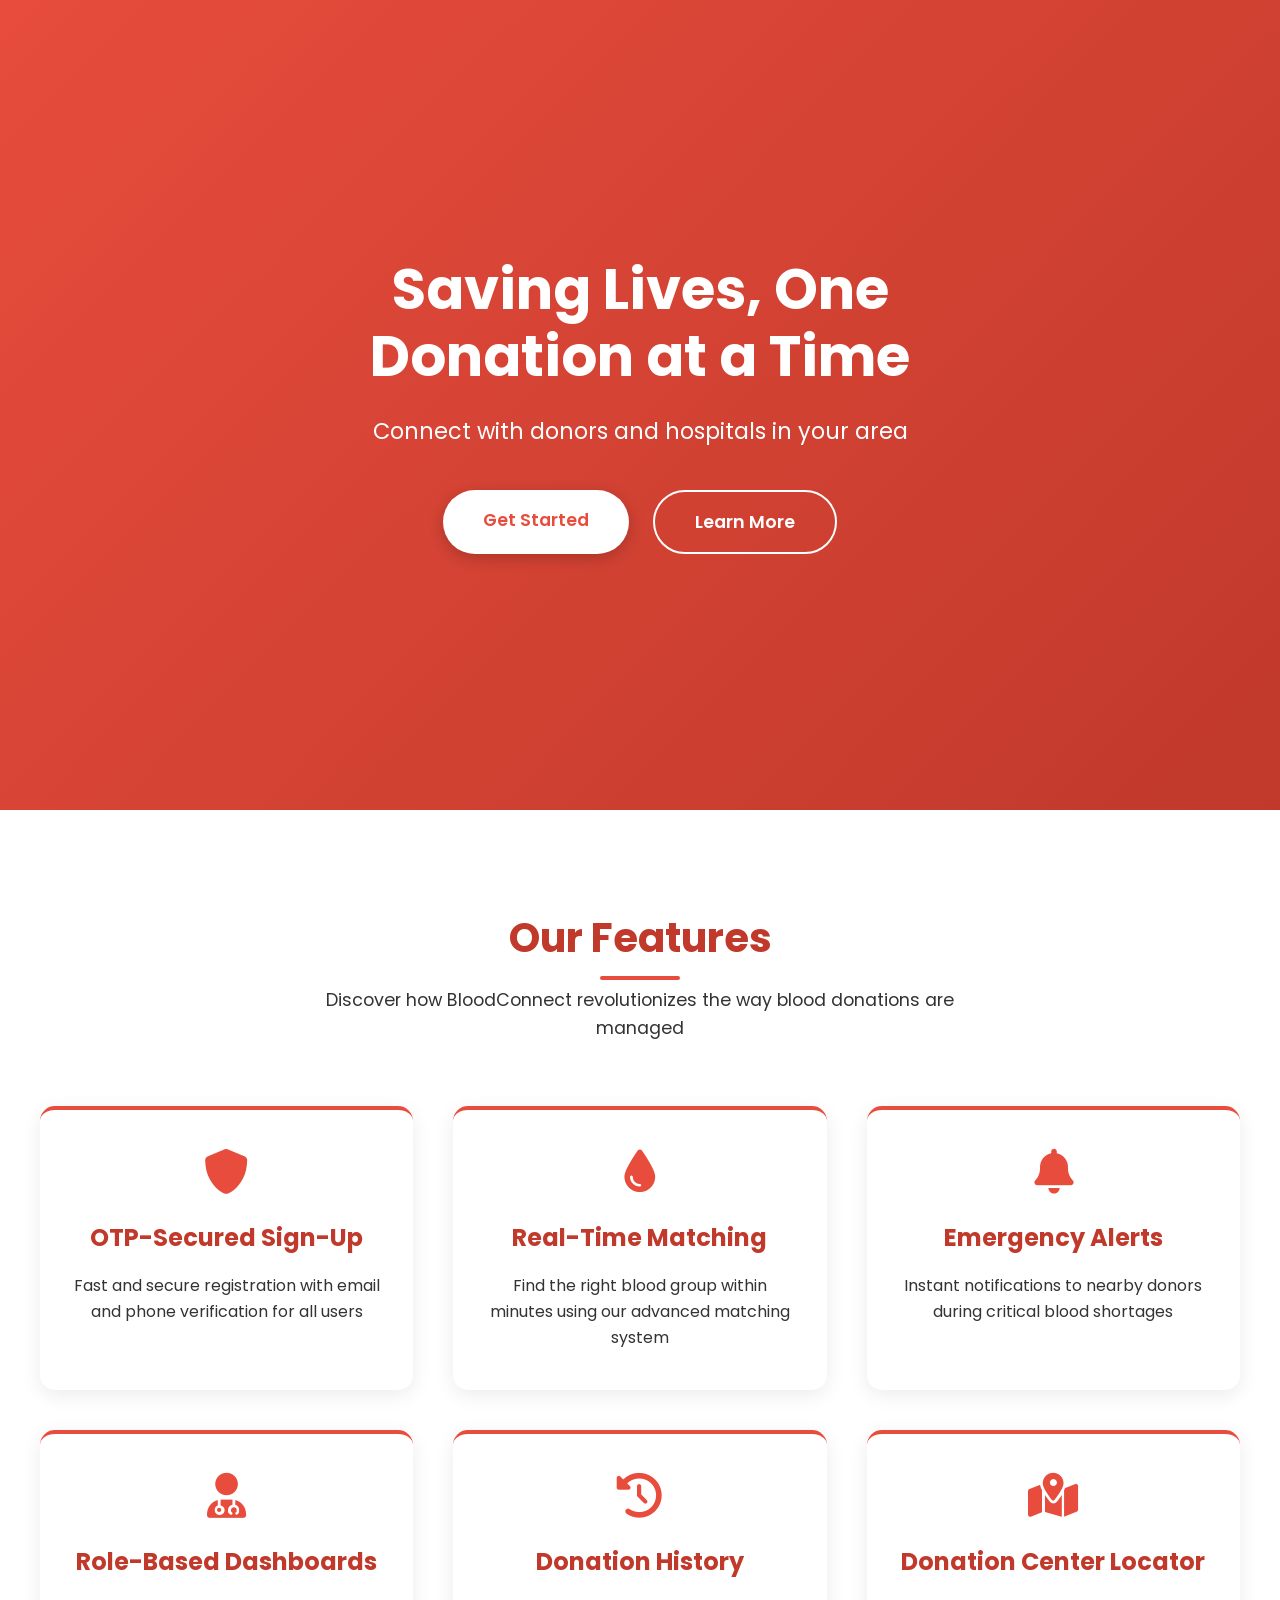
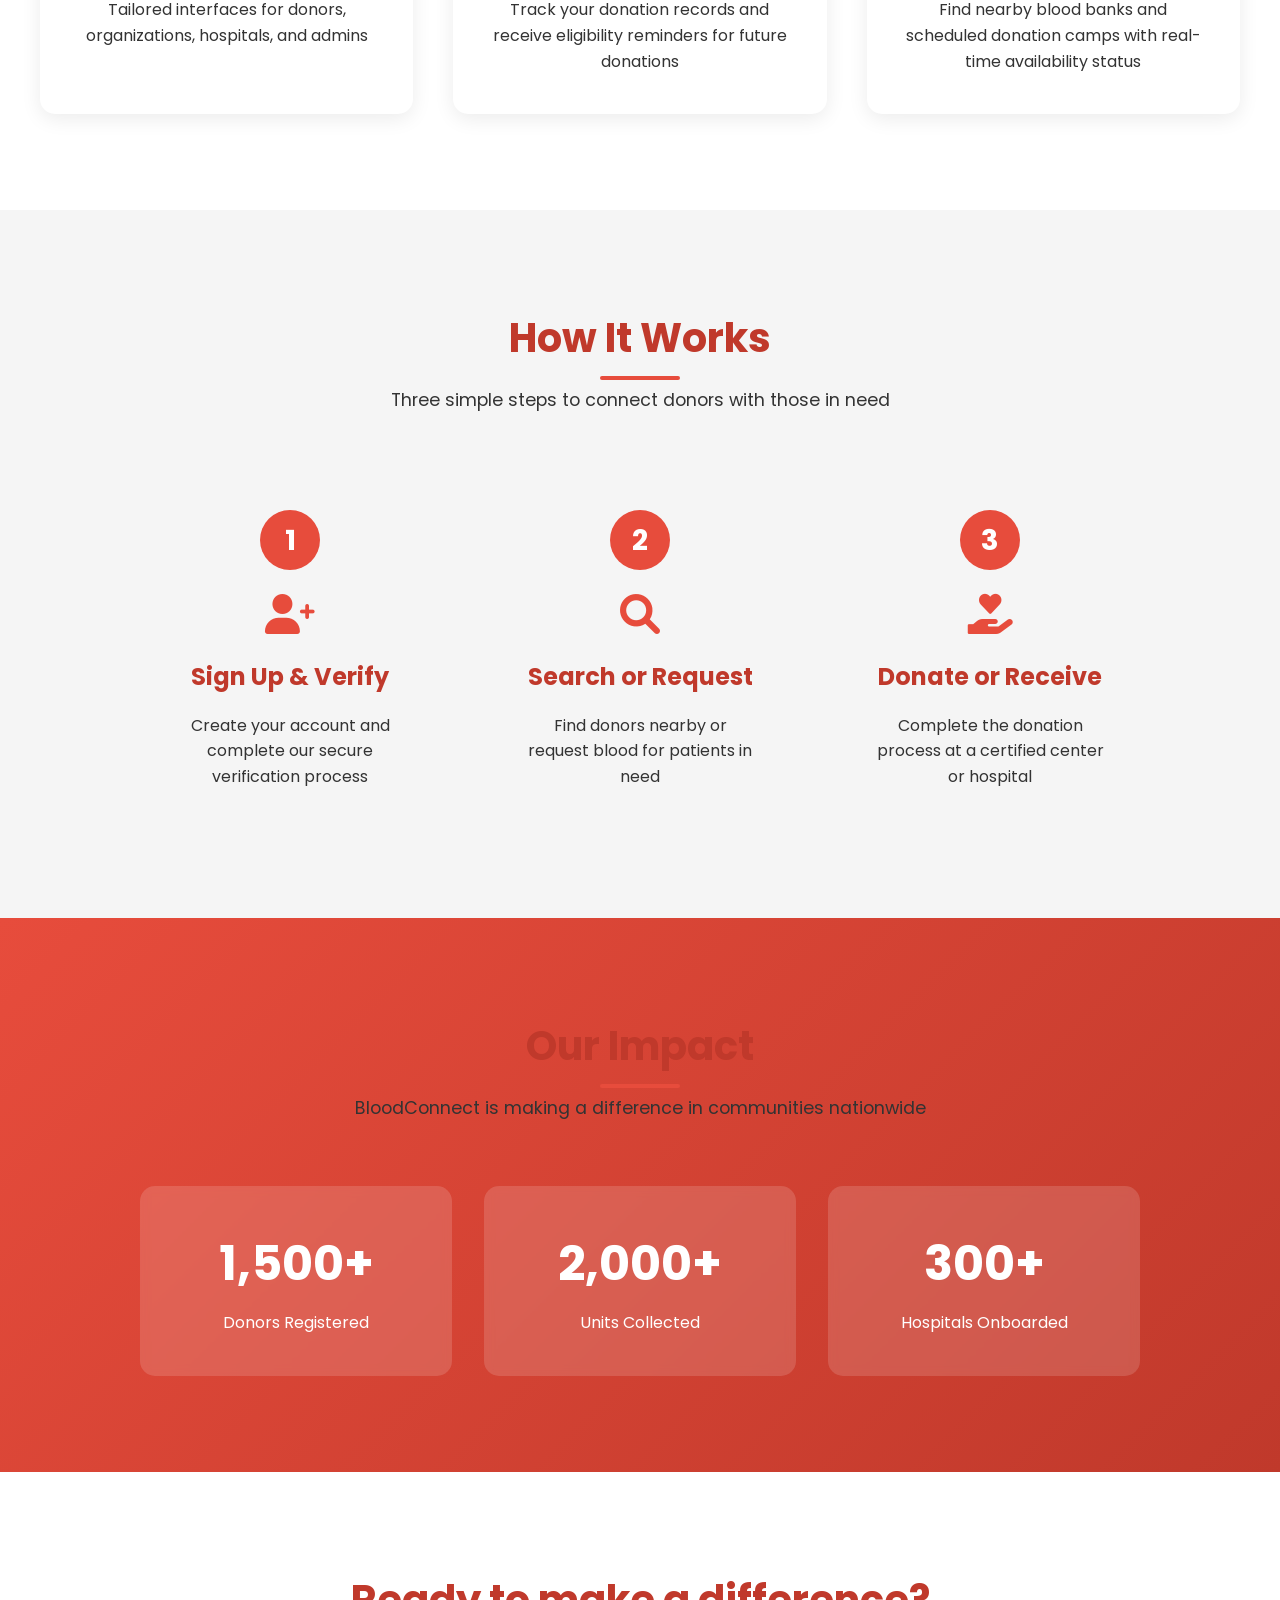
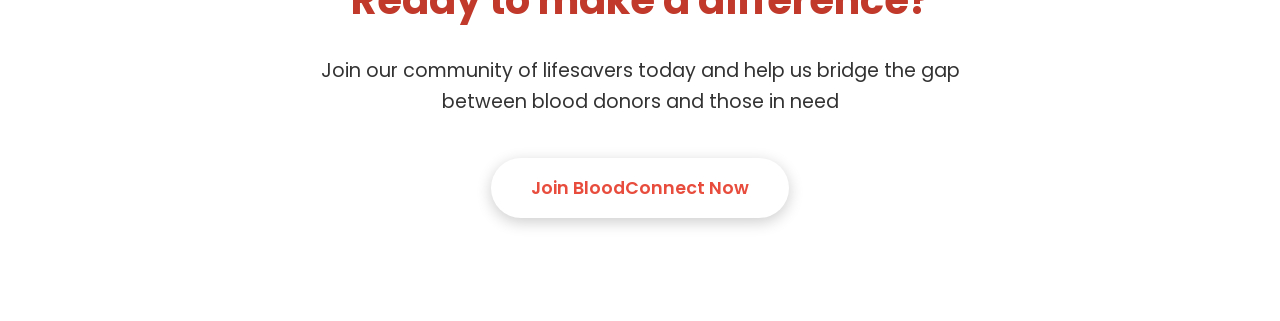
<file: templates/index.html>
<!DOCTYPE html>
<html lang="en">
<head>
    <meta charset="UTF-8">
    <meta name="viewport" content="width=device-width, initial-scale=1.0">
    <title>BloodConnect – Donate & Request Blood Easily</title>
    <link rel="stylesheet" href="https://cdnjs.cloudflare.com/ajax/libs/font-awesome/6.0.0/css/all.min.css">
    <link href="https://fonts.googleapis.com/css2?family=Poppins:wght@300;400;600;700&display=swap" rel="stylesheet">
    <style>
        :root {
            --primary-red: #e74c3c;
            --dark-red: #c0392b;
            --light-red: #ffebe9;
            --white: #ffffff;
            --light-gray: #f5f5f5;
            --dark-gray: #333333;
            --font-stack: 'Poppins', system-ui, sans-serif;
        }

        * {
            margin: 0;
            padding: 0;
            box-sizing: border-box;
        }

        body {
            font-family: var(--font-stack);
            background-color: var(--white);
            color: var(--dark-gray);
            overflow-x: hidden;
            line-height: 1.6;
        }

        /* Hero Section */
        .hero {
            min-height: 90vh;
            background: linear-gradient(135deg, var(--primary-red), var(--dark-red));
            position: relative;
            overflow: hidden;
            display: flex;
            align-items: center;
            justify-content: center;
            text-align: center;
            padding: 2rem;
        }

        .hero-content {
            position: relative;
            z-index: 1;
            max-width: 800px;
            padding: 2rem;
            color: var(--white);
        }

        .hero h1 {
            font-size: 3.5rem;
            margin-bottom: 1.5rem;
            line-height: 1.2;
        }

        .hero p {
            font-size: 1.4rem;
            margin-bottom: 2.5rem;
            opacity: 0.9;
        }

        /* Buttons */
        .cta-buttons {
            margin-top: 2rem;
            display: flex;
            gap: 1.5rem;
            justify-content: center;
            flex-wrap: wrap;
        }

        .btn {
            padding: 1rem 2.5rem;
            border-radius: 50px;
            font-weight: 600;
            transition: all 0.3s ease;
            text-decoration: none;
            position: relative;
            overflow: hidden;
            border: none;
            cursor: pointer;
            font-size: 1.1rem;
            display: inline-block;
            text-align: center;
        }

        .btn-primary {
            background: var(--white);
            color: var(--primary-red);
            box-shadow: 0 4px 15px rgba(0, 0, 0, 0.2);
        }

        .btn-primary:hover {
            background: var(--light-gray);
            transform: translateY(-3px);
            box-shadow: 0 6px 20px rgba(0, 0, 0, 0.25);
        }

        .btn-outline {
            border: 2px solid var(--white);
            color: var(--white);
            background: transparent;
        }

        .btn-outline:hover {
            background: rgba(255, 255, 255, 0.1);
            transform: translateY(-3px);
        }

        /* Sections */
        .section {
            padding: 6rem 2rem;
        }

        .section-title {
            text-align: center;
            margin-bottom: 4rem;
        }

        .section-title h2 {
            font-size: 2.5rem;
            color: var(--dark-red);
            margin-bottom: 1rem;
            position: relative;
            display: inline-block;
        }

        .section-title h2::after {
            content: '';
            position: absolute;
            bottom: -10px;
            left: 50%;
            transform: translateX(-50%);
            width: 80px;
            height: 4px;
            background: var(--primary-red);
            border-radius: 2px;
        }

        .section-title p {
            max-width: 700px;
            margin: 0 auto;
            font-size: 1.1rem;
            color: var(--dark-gray);
        }

        /* Features Section */
        .features {
            background: var(--white);
        }

        .feature-grid {
            display: grid;
            grid-template-columns: repeat(auto-fit, minmax(300px, 1fr));
            gap: 2.5rem;
            max-width: 1200px;
            margin: 0 auto;
        }

        .feature-card {
            background: var(--white);
            border-radius: 15px;
            padding: 2.5rem 2rem;
            position: relative;
            transition: all 0.4s cubic-bezier(0.175, 0.885, 0.32, 1.275);
            box-shadow: 0 5px 20px rgba(0, 0, 0, 0.08);
            text-align: center;
            border-top: 4px solid var(--primary-red);
        }

        .feature-card:hover {
            transform: translateY(-10px);
            box-shadow: 0 15px 30px rgba(231, 76, 60, 0.15);
        }

        .feature-icon {
            font-size: 2.8rem;
            color: var(--primary-red);
            margin-bottom: 1.5rem;
        }

        .feature-title {
            font-size: 1.5rem;
            margin-bottom: 1rem;
            color: var(--dark-red);
        }

        .feature-card p {
            color: var(--dark-gray);
            font-size: 1rem;
        }

        /* How It Works */
        .how-it-works {
            background: var(--light-gray);
        }

        .steps-container {
            max-width: 1000px;
            margin: 0 auto;
            display: flex;
            justify-content: space-between;
            flex-wrap: wrap;
        }

        .step {
            flex: 0 0 30%;
            text-align: center;
            position: relative;
            padding: 2rem;
        }

        .step-number {
            width: 60px;
            height: 60px;
            background: var(--primary-red);
            color: var(--white);
            border-radius: 50%;
            display: flex;
            align-items: center;
            justify-content: center;
            font-size: 1.8rem;
            font-weight: 700;
            margin: 0 auto 1.5rem;
            position: relative;
            z-index: 2;
        }

        .step h3 {
            font-size: 1.5rem;
            margin-bottom: 1rem;
            color: var(--dark-red);
        }

        .step-icon {
            font-size: 2.5rem;
            color: var(--primary-red);
            margin-bottom: 1.5rem;
        }

        /* Stats Section */
        .stats {
            background: linear-gradient(135deg, var(--primary-red), var(--dark-red));
            color: var(--white);
            text-align: center;
        }

        .stats-grid {
            display: grid;
            grid-template-columns: repeat(auto-fit, minmax(200px, 1fr));
            gap: 2rem;
            max-width: 1000px;
            margin: 0 auto;
        }

        .stat-item {
            padding: 2.5rem 1.5rem;
            background: rgba(255, 255, 255, 0.15);
            border-radius: 15px;
            backdrop-filter: blur(5px);
        }

        .stat-number {
            font-size: 3rem;
            font-weight: 700;
            margin-bottom: 0.5rem;
        }

        /* CTA Section */
        .cta {
            background: var(--white);
            text-align: center;
            padding: 6rem 2rem;
        }

        .cta h2 {
            font-size: 2.5rem;
            color: var(--dark-red);
            margin-bottom: 1.5rem;
        }

        .cta p {
            max-width: 700px;
            margin: 0 auto 2.5rem;
            font-size: 1.2rem;
        }

        /* Responsive Design */
        @media (max-width: 900px) {
            .steps-container {
                flex-direction: column;
                align-items: center;
            }
            
            .step {
                flex: 0 0 100%;
                max-width: 500px;
                margin-bottom: 3rem;
            }
            
            .step:last-child {
                margin-bottom: 0;
            }
            
            .hero h1 {
                font-size: 2.8rem;
            }
            
            .hero p {
                font-size: 1.2rem;
            }
        }

        @media (max-width: 600px) {
            .section {
                padding: 4rem 1.5rem;
            }
            
            .hero h1 {
                font-size: 2.3rem;
            }
            
            .section-title h2 {
                font-size: 2rem;
            }
            
            .cta-buttons {
                flex-direction: column;
                gap: 1rem;
            }
            
            .btn {
                width: 100%;
                padding: 1rem;
            }
        }

        /* Animations */
        .animate-on-scroll {
            opacity: 0;
            transform: translateY(30px);
            transition: 1s ease;
        }

        .animate-on-scroll.visible {
            opacity: 1;
            transform: translateY(0);
        }
    </style>
</head>
<body>
    <!-- Hero Section -->
    <section class="hero">
        <div class="hero-content">
            <h1 class="animate-on-scroll">Saving Lives, One Donation at a Time</h1>
            <p class="animate-on-scroll">Connect with donors and hospitals in your area</p>
            <div class="cta-buttons">
                <a href="/signup" class="btn btn-primary animate-on-scroll">Get Started</a>
                <a href="#features" class="btn btn-outline animate-on-scroll">Learn More</a>
            </div>
        </div>
    </section>

    <!-- Features Section -->
    <section id="features" class="section features">
        <div class="section-title">
            <h2>Our Features</h2>
            <p>Discover how BloodConnect revolutionizes the way blood donations are managed</p>
        </div>
        
        <div class="feature-grid">
    <div class="feature-card animate-on-scroll">
        <i class="fas fa-shield-alt feature-icon"></i>
        <h3 class="feature-title">OTP-Secured Sign-Up</h3>
        <p>Fast and secure registration with email and phone verification for all users</p>
    </div>
    
    <div class="feature-card animate-on-scroll">
        <i class="fas fa-tint feature-icon"></i>
        <h3 class="feature-title">Real-Time Matching</h3>
        <p>Find the right blood group within minutes using our advanced matching system</p>
    </div>
    
    <div class="feature-card animate-on-scroll">
        <i class="fas fa-bell feature-icon"></i>
        <h3 class="feature-title">Emergency Alerts</h3>
        <p>Instant notifications to nearby donors during critical blood shortages</p>
    </div>
    
    <div class="feature-card animate-on-scroll">
        <i class="fas fa-user-md feature-icon"></i>
        <h3 class="feature-title">Role-Based Dashboards</h3>
        <p>Tailored interfaces for donors, organizations, hospitals, and admins</p>
    </div>
    
    <div class="feature-card animate-on-scroll">
        <i class="fas fa-history feature-icon"></i>
        <h3 class="feature-title">Donation History</h3>
        <p>Track your donation records and receive eligibility reminders for future donations</p>
    </div>
    
    <div class="feature-card animate-on-scroll">
        <i class="fas fa-map-marked-alt feature-icon"></i>
        <h3 class="feature-title">Donation Center Locator</h3>
        <p>Find nearby blood banks and scheduled donation camps with real-time availability status</p>
    </div>
</div>
    </section>

    <!-- How It Works Section -->
    <section id="how-it-works" class="section how-it-works">
        <div class="section-title">
            <h2>How It Works</h2>
            <p>Three simple steps to connect donors with those in need</p>
        </div>
        
        <div class="steps-container">
            <div class="step animate-on-scroll">
                <div class="step-number">1</div>
                <i class="fas fa-user-plus step-icon"></i>
                <h3>Sign Up & Verify</h3>
                <p>Create your account and complete our secure verification process</p>
            </div>
            
            <div class="step animate-on-scroll">
                <div class="step-number">2</div>
                <i class="fas fa-search step-icon"></i>
                <h3>Search or Request</h3>
                <p>Find donors nearby or request blood for patients in need</p>
            </div>
            
            <div class="step animate-on-scroll">
                <div class="step-number">3</div>
                <i class="fas fa-hand-holding-heart step-icon"></i>
                <h3>Donate or Receive</h3>
                <p>Complete the donation process at a certified center or hospital</p>
            </div>
        </div>
    </section>

    <!-- Stats Section -->
    <section class="section stats">
        <div class="section-title">
            <h2>Our Impact</h2>
            <p>BloodConnect is making a difference in communities nationwide</p>
        </div>
        
        <div class="stats-grid">
            <div class="stat-item animate-on-scroll">
                <div class="stat-number">1,500+</div>
                <p>Donors Registered</p>
            </div>
            
            <div class="stat-item animate-on-scroll">
                <div class="stat-number">2,000+</div>
                <p>Units Collected</p>
            </div>
            
            <div class="stat-item animate-on-scroll">
                <div class="stat-number">300+</div>
                <p>Hospitals Onboarded</p>
            </div>
        </div>
    </section>

    <!-- Final CTA Section -->
    <section class="section cta">
        <h2>Ready to make a difference?</h2>
        <p>Join our community of lifesavers today and help us bridge the gap between blood donors and those in need</p>
        <a href="/signup" class="btn btn-primary">Join BloodConnect Now</a>
    </section>

    <script>
        // Intersection Observer for scroll animations
        const observer = new IntersectionObserver((entries) => {
            entries.forEach(entry => {
                if (entry.isIntersecting) {
                    entry.target.classList.add('visible');
                }
            });
        }, { threshold: 0.1 });

        document.querySelectorAll('.animate-on-scroll').forEach((el) => {
            observer.observe(el);
        });

        // Smooth scrolling for anchor links
        document.querySelectorAll('a[href^="#"]').forEach(anchor => {
            anchor.addEventListener('click', function (e) {
                e.preventDefault();
                const target = document.querySelector(this.getAttribute('href'));
                if (target) {
                    window.scrollTo({
                        top: target.offsetTop - 80,
                        behavior: 'smooth'
                    });
                }
            });
        });
    </script>
</body>
</html>
</file>
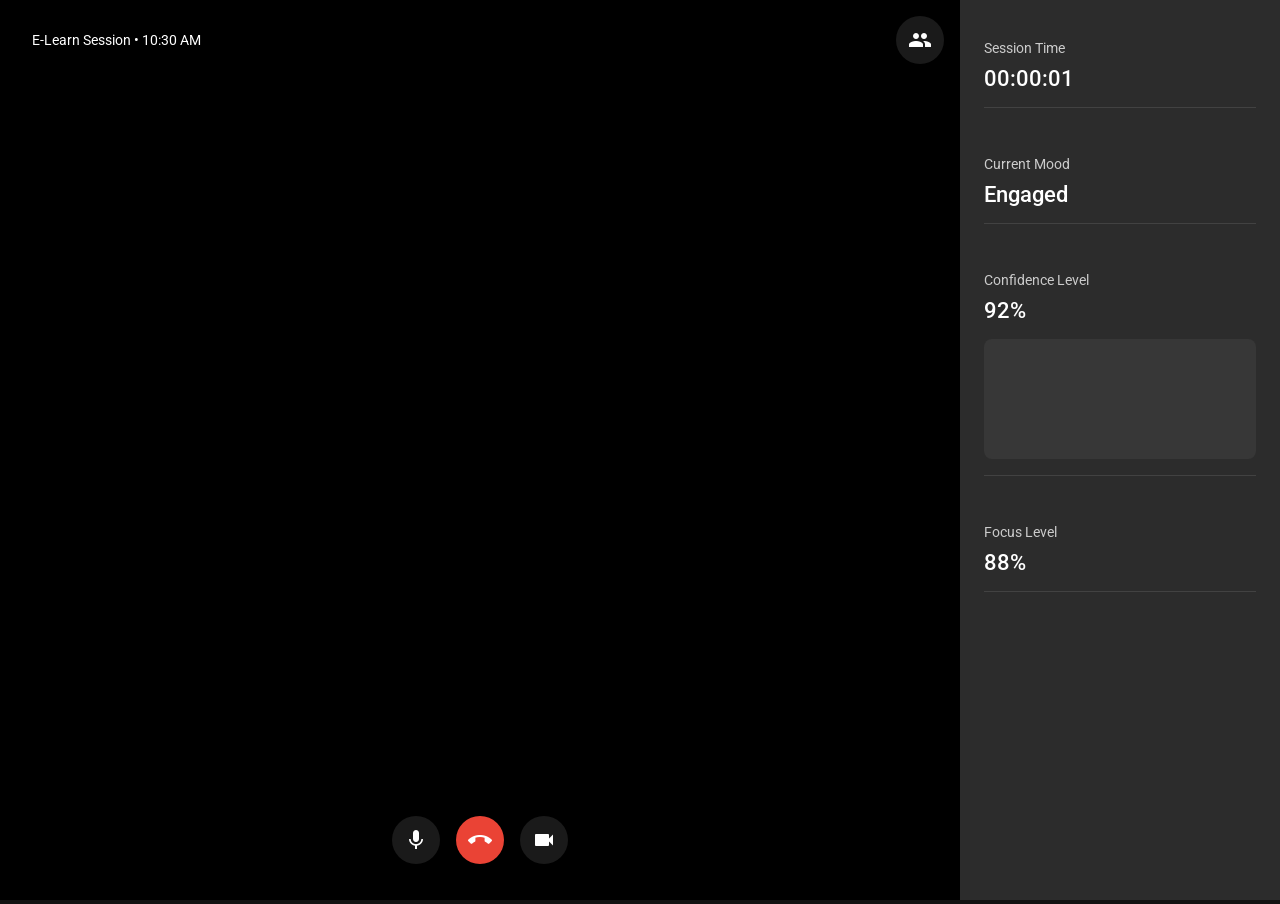
<file: templates/dash.html>
<!DOCTYPE html>
<html lang="en">
<head>
    <meta charset="UTF-8">
    <meta name="viewport" content="width=device-width, initial-scale=1.0">
    <title>E-Learn Session</title>
    <link href="https://fonts.googleapis.com/css2?family=Roboto:wght@400;500;700&display=swap" rel="stylesheet">
    <link href="https://fonts.googleapis.com/icon?family=Material+Icons" rel="stylesheet">
    <style>
        :root {
            --dark-bg: #121212;
            --panel-bg: #2C2C2C;
            --primary-text: #FFFFFF;
            --secondary-text: #CCCCCC;
            --control-bg: rgba(0, 0, 0, 0.7);
            --accent-red: #EA4335;
        }

        * {
            margin: 0;
            padding: 0;
            box-sizing: border-box;
            font-family: 'Roboto', sans-serif;
        }

        body {
            background: var(--dark-bg);
            height: 100vh;
            display: flex;
        }

        /* Video Container */
        .video-container {
            flex: 3;
            position: relative;
            background: #000;
        }

        #localVideo {
            width: 100%;
            height: 100%;
            object-fit: cover;
        }

        /* Engagement Panel */
        .engagement-panel {
            flex: 1;
            max-width: 320px;
            background: var(--panel-bg);
            padding: 24px;
            color: var(--primary-text);
            display: flex;
            flex-direction: column;
            gap: 32px;
        }

        /* Top Controls */
        .top-controls {
            position: absolute;
            top: 16px;
            left: 16px;
            right: 16px;
            display: flex;
            justify-content: space-between;
            align-items: center;
        }

        .meeting-info {
            background: var(--control-bg);
            padding: 8px 16px;
            border-radius: 24px;
            color: var(--primary-text);
            font-size: 0.9rem;
        }

        /* Bottom Controls */
        .bottom-controls {
            position: absolute;
            bottom: 24px;
            left: 50%;
            transform: translateX(-50%);
            display: flex;
            gap: 16px;
            background: var(--control-bg);
            padding: 12px 24px;
            border-radius: 32px;
        }

        .control-btn {
            width: 48px;
            height: 48px;
            border-radius: 50%;
            display: flex;
            align-items: center;
            justify-content: center;
            cursor: pointer;
            transition: all 0.2s ease;
            color: var(--primary-text);
            background: rgba(255, 255, 255, 0.1);
        }

        .control-btn:hover {
            background: rgba(255, 255, 255, 0.2);
        }

        .control-btn.danger {
            background: var(--accent-red);
        }

        /* Engagement Metrics */
        .metric-section {
            padding: 16px 0;
            border-bottom: 1px solid rgba(255, 255, 255, 0.1);
        }

        .metric-title {
            color: var(--secondary-text);
            font-size: 0.9rem;
            margin-bottom: 8px;
        }

        .metric-value {
            font-size: 1.4rem;
            font-weight: 500;
        }

        .confidence-graph {
            height: 120px;
            background: rgba(255, 255, 255, 0.05);
            border-radius: 8px;
            margin-top: 16px;
        }

        /* Responsive Design */
        @media (max-width: 768px) {
            body {
                flex-direction: column;
            }

            .engagement-panel {
                max-width: 100%;
                padding: 16px;
            }

            .bottom-controls {
                bottom: 16px;
                padding: 8px 16px;
            }

            .control-btn {
                width: 40px;
                height: 40px;
            }
        }
    </style>
</head>
<body>
    <div class="video-container">
        <video id="localVideo" autoplay playsinline></video>
        
        <!-- Top Controls -->
        <div class="top-controls">
            <div class="meeting-info">
                <span>E-Learn Session • 10:30 AM</span>
            </div>
            <div class="control-btn">
                <span class="material-icons">people</span>
            </div>
        </div>

        <!-- Bottom Controls -->
        <div class="bottom-controls">
            <div class="control-btn" id="micButton">
                <span class="material-icons">mic</span>
            </div>
            <div class="control-btn danger" id="endCallBtn">
                <span class="material-icons">call_end</span>
            </div>
            <div class="control-btn" id="cameraButton">
                <span class="material-icons">videocam</span>
            </div>
        </div>
    </div>

    <!-- Engagement Panel -->
    <div class="engagement-panel">
        <div class="metric-section">
            <div class="metric-title">Session Time</div>
            <div class="metric-value" id="sessionTimer">00:12:34</div>
        </div>

        <div class="metric-section">
            <div class="metric-title">Current Mood</div>
            <div class="metric-value" id="moodValue">Engaged</div>
        </div>

        <div class="metric-section">
            <div class="metric-title">Confidence Level</div>
            <div class="metric-value" id="confidenceValue">92%</div>
            <div class="confidence-graph"></div>
        </div>

        <div class="metric-section">
            <div class="metric-title">Focus Level</div>
            <div class="metric-value" id="focusValue">88%</div>
        </div>
    </div>

    <script>
        // Video Setup
        navigator.mediaDevices.getUserMedia({ video: true, audio: true })
            .then(stream => {
                const video = document.getElementById('localVideo');
                video.srcObject = stream;
            });

        // Control Handlers
        let isMuted = false;
        let isCameraOff = false;

        document.getElementById('micButton').addEventListener('click', () => {
            isMuted = !isMuted;
            const icon = document.querySelector('#micButton .material-icons');
            icon.textContent = isMuted ? 'mic_off' : 'mic';
        });

        document.getElementById('cameraButton').addEventListener('click', () => {
            isCameraOff = !isCameraOff;
            const icon = document.querySelector('#cameraButton .material-icons');
            icon.textContent = isCameraOff ? 'videocam_off' : 'videocam';
            document.getElementById('localVideo').style.opacity = isCameraOff ? 0 : 1;
        });

        // Timer Update
        let seconds = 0;
        setInterval(() => {
            seconds++;
            const hrs = Math.floor(seconds / 3600);
            const mins = Math.floor((seconds % 3600) / 60);
            const secs = seconds % 60;
            document.getElementById('sessionTimer').textContent = 
                `${String(hrs).padStart(2, '0')}:${String(mins).padStart(2, '0')}:${String(secs).padStart(2, '0')}`;
        }, 1000);
    </script>
</body>
</html>
</file>
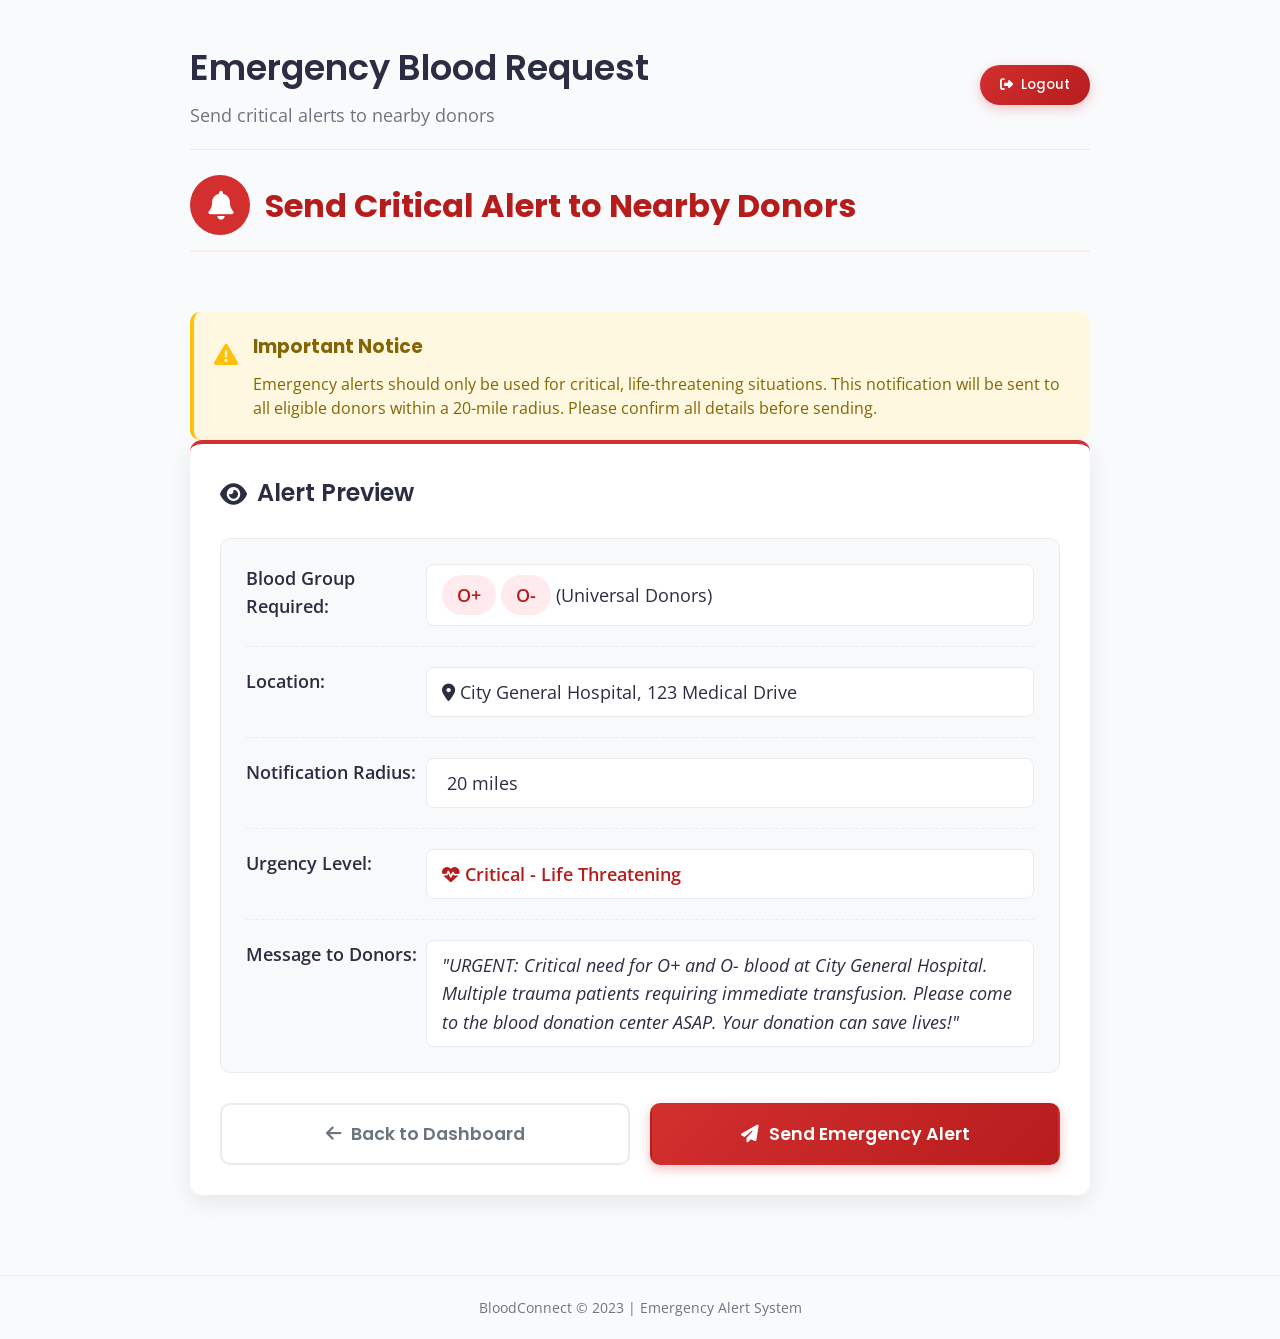
<file: templates/emergency_alert.html>
<!DOCTYPE html>
<html lang="en">
<head>
    <meta charset="UTF-8" />
    <meta name="viewport" content="width=device-width, initial-scale=1.0" />
    <title>BloodConnect | Emergency Alert</title>
    
    <!-- Google Fonts & Font Awesome -->
    <link href="https://fonts.googleapis.com/css2?family=Poppins:wght@300;400;500;600;700&family=Open+Sans:wght@400;500;600&display=swap" rel="stylesheet" />
    <link href="https://cdnjs.cloudflare.com/ajax/libs/font-awesome/6.4.0/css/all.min.css" rel="stylesheet" />

    <style>
        :root {
            --primary: #d32f2f;
            --primary-dark: #b71c1c;
            --primary-light: #ffebee;
            --secondary: #4caf50;
            --accent: #ff9800;
            --dark: #2b2d42;
            --light: #f8f9fa;
            --gray: #6c757d;
            --light-gray: #e9ecef;
            --success: #4caf50;
            --warning: #ffc107;
            --danger: #f44336;
            --border-radius: 12px;
            --box-shadow: 0 8px 24px rgba(0, 0, 0, 0.08);
            --transition: all 0.3s ease;
        }

        * {
            margin: 0;
            padding: 0;
            box-sizing: border-box;
        }

        body {
            font-family: 'Open Sans', sans-serif;
            background-color: #f9fafc;
            color: var(--dark);
            line-height: 1.6;
            min-height: 100vh;
            display: flex;
            flex-direction: column;
        }

        .container {
            max-width: 1400px;
            margin: 0 auto;
            padding: 20px;
            flex: 1;
            display: flex;
            flex-direction: column;
        }

        /* Header Styles */
        .dashboard-header {
            display: flex;
            justify-content: space-between;
            align-items: center;
            padding: 20px 0;
            margin-bottom: 25px;
            border-bottom: 1px solid var(--light-gray);
        }

        .welcome-section h1 {
            font-family: 'Poppins', sans-serif;
            font-weight: 600;
            font-size: 2.2rem;
            margin-bottom: 5px;
            color: var(--dark);
        }

        .welcome-section p {
            color: var(--gray);
            font-size: 1.1rem;
        }

        .logout-btn {
            background: linear-gradient(135deg, var(--primary), var(--primary-dark));
            color: white;
            border: none;
            padding: 10px 20px;
            border-radius: 50px;
            font-family: 'Poppins', sans-serif;
            font-weight: 500;
            cursor: pointer;
            transition: var(--transition);
            display: flex;
            align-items: center;
            gap: 8px;
            box-shadow: 0 4px 12px rgba(211, 47, 47, 0.25);
        }

        .logout-btn:hover {
            background: linear-gradient(135deg, var(--primary-dark), #9e1616);
            transform: translateY(-2px);
            box-shadow: 0 6px 15px rgba(211, 47, 47, 0.35);
        }

        .emergency-container {
            flex: 1;
            display: flex;
            flex-direction: column;
            max-width: 900px;
            margin: 0 auto;
            width: 100%;
        }

        .emergency-header {
            display: flex;
            align-items: center;
            gap: 15px;
            margin-bottom: 30px;
            padding-bottom: 15px;
            border-bottom: 2px solid var(--primary-light);
        }

        .emergency-header h2 {
            font-family: 'Poppins', sans-serif;
            font-weight: 700;
            font-size: 2rem;
            color: var(--primary-dark);
        }

        .emergency-icon {
            background-color: var(--primary);
            color: white;
            width: 60px;
            height: 60px;
            border-radius: 50%;
            display: flex;
            align-items: center;
            justify-content: center;
            font-size: 1.8rem;
        }

        .alert-card {
            background: white;
            border-radius: var(--border-radius);
            box-shadow: var(--box-shadow);
            padding: 30px;
            margin-bottom: 30px;
            border-top: 4px solid var(--primary);
        }

        .card-title {
            font-family: 'Poppins', sans-serif;
            font-weight: 600;
            font-size: 1.5rem;
            margin-bottom: 25px;
            color: var(--dark);
            display: flex;
            align-items: center;
            gap: 10px;
        }

        .preview-section {
            background-color: var(--light);
            border-radius: 10px;
            padding: 25px;
            margin-bottom: 30px;
            border: 1px solid var(--light-gray);
        }

        .preview-row {
            display: flex;
            margin-bottom: 20px;
            padding-bottom: 20px;
            border-bottom: 1px dashed var(--light-gray);
        }

        .preview-row:last-child {
            margin-bottom: 0;
            padding-bottom: 0;
            border-bottom: none;
        }

        .preview-label {
            width: 180px;
            font-weight: 600;
            color: var(--dark);
            font-size: 1.1rem;
        }

        .preview-value {
            flex: 1;
            font-size: 1.1rem;
            color: var(--dark);
            padding: 10px 15px;
            background: white;
            border-radius: 8px;
            border: 1px solid var(--light-gray);
        }

        .blood-group-tag {
            display: inline-block;
            padding: 6px 15px;
            border-radius: 20px;
            font-weight: 600;
            background: var(--primary-light);
            color: var(--primary-dark);
            font-size: 1.1rem;
        }

        .actions-container {
            display: flex;
            justify-content: space-between;
            margin-top: 20px;
            gap: 20px;
        }

        .action-btn {
            flex: 1;
            padding: 16px 20px;
            border-radius: 10px;
            font-family: 'Poppins', sans-serif;
            font-weight: 600;
            font-size: 1.1rem;
            cursor: pointer;
            transition: var(--transition);
            display: flex;
            align-items: center;
            justify-content: center;
            gap: 10px;
            border: 2px solid transparent;
        }

        .cancel-btn {
            background: white;
            color: var(--gray);
            border-color: var(--light-gray);
        }

        .cancel-btn:hover {
            background: var(--light-gray);
            transform: translateY(-2px);
        }

        .send-btn {
            background: linear-gradient(135deg, var(--primary), var(--primary-dark));
            color: white;
            box-shadow: 0 4px 12px rgba(211, 47, 47, 0.3);
        }

        .send-btn:hover {
            background: linear-gradient(135deg, var(--primary-dark), #9e1616);
            transform: translateY(-2px);
            box-shadow: 0 6px 15px rgba(211, 47, 47, 0.4);
        }

        .warning-section {
            background: #fff8e1;
            border-radius: 10px;
            padding: 20px;
            margin-top: 30px;
            border-left: 4px solid var(--warning);
            display: flex;
            align-items: flex-start;
            gap: 15px;
        }

        .warning-icon {
            color: var(--warning);
            font-size: 1.5rem;
            margin-top: 3px;
        }

        .warning-text {
            flex: 1;
        }

        .warning-text h3 {
            font-family: 'Poppins', sans-serif;
            color: #856404;
            margin-bottom: 10px;
        }

        .warning-text p {
            color: #856404;
            line-height: 1.5;
        }

        /* Confirmation Modal */
        .modal {
            display: none;
            position: fixed;
            top: 0;
            left: 0;
            width: 100%;
            height: 100%;
            background: rgba(0, 0, 0, 0.7);
            z-index: 1000;
            align-items: center;
            justify-content: center;
        }

        .modal-content {
            background: white;
            border-radius: var(--border-radius);
            width: 100%;
            max-width: 500px;
            box-shadow: 0 10px 30px rgba(0, 0, 0, 0.2);
            overflow: hidden;
            transform: scale(0.95);
            animation: modalAppear 0.3s forwards;
        }

        @keyframes modalAppear {
            to { transform: scale(1); }
        }

        .modal-header {
            background: var(--primary);
            color: white;
            padding: 25px;
            text-align: center;
            position: relative;
        }

        .modal-header h3 {
            font-family: 'Poppins', sans-serif;
            font-size: 1.5rem;
            margin: 0;
        }

        .modal-body {
            padding: 30px;
            text-align: center;
        }

        .modal-icon {
            font-size: 3.5rem;
            color: var(--primary);
            margin-bottom: 20px;
        }

        .modal-body p {
            font-size: 1.1rem;
            color: var(--dark);
            margin-bottom: 25px;
            line-height: 1.6;
        }

        .modal-footer {
            padding: 20px 30px;
            display: flex;
            gap: 15px;
            justify-content: center;
            background: var(--light);
            border-top: 1px solid var(--light-gray);
        }

        .modal-btn {
            padding: 12px 30px;
            border-radius: 8px;
            font-family: 'Poppins', sans-serif;
            font-weight: 500;
            cursor: pointer;
            transition: var(--transition);
            border: 2px solid transparent;
            font-size: 1rem;
            min-width: 120px;
        }

        .modal-cancel {
            background: white;
            color: var(--gray);
            border-color: var(--light-gray);
        }

        .modal-cancel:hover {
            background: var(--light-gray);
        }

        .modal-confirm {
            background: var(--primary);
            color: white;
        }

        .modal-confirm:hover {
            background: var(--primary-dark);
        }

        .footer {
            text-align: center;
            padding: 20px;
            color: var(--gray);
            font-size: 0.9rem;
            border-top: 1px solid var(--light-gray);
            margin-top: 30px;
        }

        /* Responsive Design */
        @media (max-width: 768px) {
            .dashboard-header {
                flex-direction: column;
                align-items: flex-start;
                gap: 15px;
            }
            
            .preview-row {
                flex-direction: column;
                gap: 8px;
            }
            
            .preview-label {
                width: 100%;
            }
            
            .actions-container {
                flex-direction: column;
            }
            
            .emergency-header {
                flex-direction: column;
                text-align: center;
            }
        }
    </style>
</head>
<body>
    <div class="container">
        <!-- Header -->
        <div class="dashboard-header">
            <div class="welcome-section">
                <h1>Emergency Blood Request</h1>
                <p>Send critical alerts to nearby donors</p>
            </div>
            <button class="logout-btn">
                <i class="fas fa-sign-out-alt"></i> Logout
            </button>
        </div>

        <!-- Emergency Alert Content -->
        <div class="emergency-container">
            <div class="emergency-header">
                <div class="emergency-icon">
                    <i class="fas fa-bell"></i>
                </div>
                <h2>Send Critical Alert to Nearby Donors</h2>
            </div>

            <!-- Warning Section -->
            <div class="warning-section">
                <div class="warning-icon">
                    <i class="fas fa-exclamation-triangle"></i>
                </div>
                <div class="warning-text">
                    <h3>Important Notice</h3>
                    <p>Emergency alerts should only be used for critical, life-threatening situations. This notification will be sent to all eligible donors within a 20-mile radius. Please confirm all details before sending.</p>
                </div>
            </div>

            <!-- Alert Preview Card -->
            <div class="alert-card">
                <h3 class="card-title">
                    <i class="fas fa-eye"></i> Alert Preview
                </h3>
                
                <div class="preview-section">
                    <div class="preview-row">
                        <div class="preview-label">Blood Group Required:</div>
                        <div class="preview-value">
                            <span class="blood-group-tag">O+</span> 
                            <span class="blood-group-tag">O-</span>
                            (Universal Donors)
                        </div>
                    </div>
                    
                    <div class="preview-row">
                        <div class="preview-label">Location:</div>
                        <div class="preview-value">
                            <i class="fas fa-map-marker-alt"></i> 
                            City General Hospital, 123 Medical Drive
                        </div>
                    </div>
                    
                    <div class="preview-row">
                        <div class="preview-label">Notification Radius:</div>
                        <div class="preview-value">
                            <i class="fas fa-location-circle"></i> 
                            20 miles
                        </div>
                    </div>
                    
                    <div class="preview-row">
                        <div class="preview-label">Urgency Level:</div>
                        <div class="preview-value" style="color: var(--primary-dark); font-weight: 600;">
                            <i class="fas fa-heartbeat"></i> 
                            Critical - Life Threatening
                        </div>
                    </div>
                    
                    <div class="preview-row">
                        <div class="preview-label">Message to Donors:</div>
                        <div class="preview-value" style="font-style: italic;">
                            "URGENT: Critical need for O+ and O- blood at City General Hospital. Multiple trauma patients requiring immediate transfusion. Please come to the blood donation center ASAP. Your donation can save lives!"
                        </div>
                    </div>
                </div>
                
                <div class="actions-container">
                    <button class="action-btn cancel-btn" id="cancelBtn">
                        <i class="fas fa-arrow-left"></i> Back to Dashboard
                    </button>
                    <button class="action-btn send-btn" id="sendBtn">
                        <i class="fas fa-paper-plane"></i> Send Emergency Alert
                    </button>
                </div>
            </div>
        </div>
    </div>
    
    <!-- Footer -->
    <div class="footer">
        <p>BloodConnect &copy; 2023 | Emergency Alert System</p>
    </div>
    
    <!-- Confirmation Modal -->
    <div class="modal" id="confirmationModal">
        <div class="modal-content">
            <div class="modal-header">
                <h3>Confirm Emergency Alert</h3>
            </div>
            <div class="modal-body">
                <div class="modal-icon">
                    <i class="fas fa-exclamation-circle"></i>
                </div>
                <p>Are you sure you want to send this emergency alert to <strong>187 eligible donors</strong> within a 20-mile radius?</p>
                <p>This action cannot be undone and should only be used for critical situations.</p>
            </div>
            <div class="modal-footer">
                <button class="modal-btn modal-cancel" id="modalCancel">Cancel</button>
                <button class="modal-btn modal-confirm" id="modalConfirm">Send Alert</button>
            </div>
        </div>
    </div>
    
    <!-- Success Modal -->
    <div class="modal" id="successModal">
        <div class="modal-content">
            <div class="modal-header" style="background: var(--success);">
                <h3>Alert Sent Successfully!</h3>
            </div>
            <div class="modal-body">
                <div class="modal-icon" style="color: var(--success);">
                    <i class="fas fa-check-circle"></i>
                </div>
                <p>Your emergency alert has been sent to <strong>187 nearby donors</strong>.</p>
                <p>Donors have been notified and are on their way. Thank you for your urgent action!</p>
            </div>
            <div class="modal-footer">
                <button class="modal-btn modal-confirm" id="successConfirm" style="background: var(--success);">OK</button>
            </div>
        </div>
    </div>

    <script>
        // DOM Elements
        const sendBtn = document.getElementById('sendBtn');
        const cancelBtn = document.getElementById('cancelBtn');
        const confirmationModal = document.getElementById('confirmationModal');
        const successModal = document.getElementById('successModal');
        const modalCancel = document.getElementById('modalCancel');
        const modalConfirm = document.getElementById('modalConfirm');
        const successConfirm = document.getElementById('successConfirm');
        
        // Event Listeners
        sendBtn.addEventListener('click', () => {
            confirmationModal.style.display = 'flex';
        });
        
        cancelBtn.addEventListener('click', () => {
            window.location.href = 'dashboard.html'; // In a real app, this would navigate back
        });
        
        modalCancel.addEventListener('click', () => {
            confirmationModal.style.display = 'none';
        });
        
        modalConfirm.addEventListener('click', () => {
            confirmationModal.style.display = 'none';
            // Simulate sending delay
            setTimeout(() => {
                successModal.style.display = 'flex';
            }, 800);
        });
        
        successConfirm.addEventListener('click', () => {
            successModal.style.display = 'none';
            // In a real app, would redirect to dashboard or show confirmation
            alert('Emergency alert sent successfully! Returning to dashboard...');
        });
        
        // Close modals when clicking outside
        window.addEventListener('click', (e) => {
            if (e.target === confirmationModal) {
                confirmationModal.style.display = 'none';
            }
            if (e.target === successModal) {
                successModal.style.display = 'none';
            }
        });
    </script>
</body>
</html>
</file>
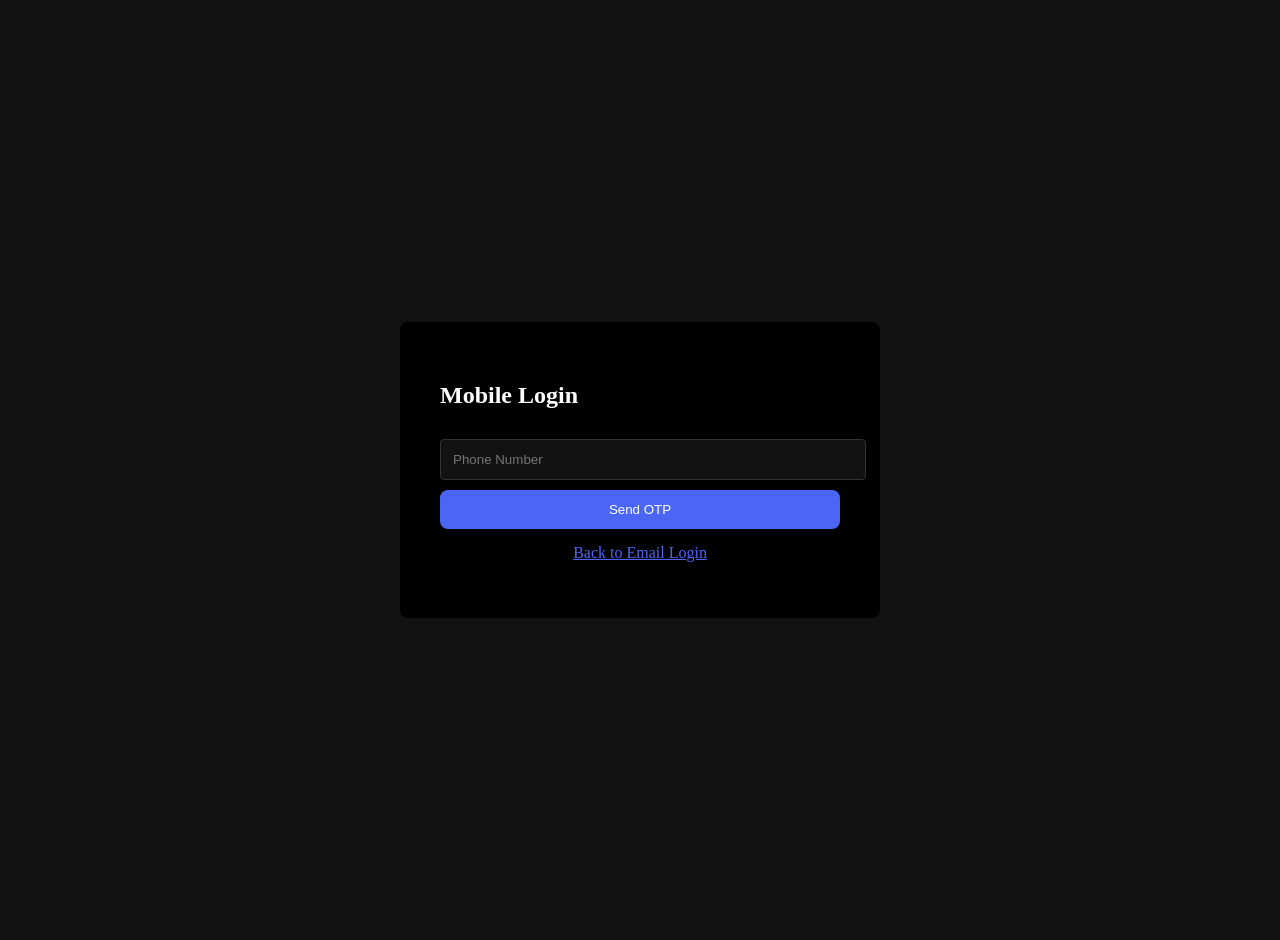
<file: templates/mobile_login.html>
<!DOCTYPE html>
<html>
<head>
    <title>Mobile Login - E LEARN</title>
    <link href="https://fonts.googleapis.com/css2?family=Montserrat:wght@400;500;600&display=swap" rel="stylesheet">
    <style>
        /* Copy the same styles from login.css */
        body {
            background: #121212;
            color: #fff;
            display: flex;
            justify-content: center;
            align-items: center;
            min-height: 100vh;
            margin: 0;
            padding: 20px;
        }
        
        .mobile-login-form {
            background: #000;
            padding: 40px;
            border-radius: 8px;
            max-width: 400px;
            width: 100%;
        }
        
        input {
            width: 100%;
            padding: 12px;
            margin: 10px 0;
            background: #121212;
            border: 1px solid #333;
            color: #fff;
            border-radius: 4px;
        }
        
        button {
            width: 100%;
            padding: 12px;
            background: #4B66F5;
            color: white;
            border: none;
            border-radius: 8px;
            cursor: pointer;
        }
    </style>
</head>
<body>
    <div class="mobile-login-form">
        <h2>Mobile Login</h2>
        <form method="POST">
            <input type="tel" name="phone" placeholder="Phone Number" required>
            <button type="submit">Send OTP</button>
        </form>
        <p style="margin-top: 15px; text-align: center;">
            <a href="{{ url_for('login') }}" style="color: #4B66F5;">Back to Email Login</a>
        </p>
    </div>
</body>
</html>
</file>
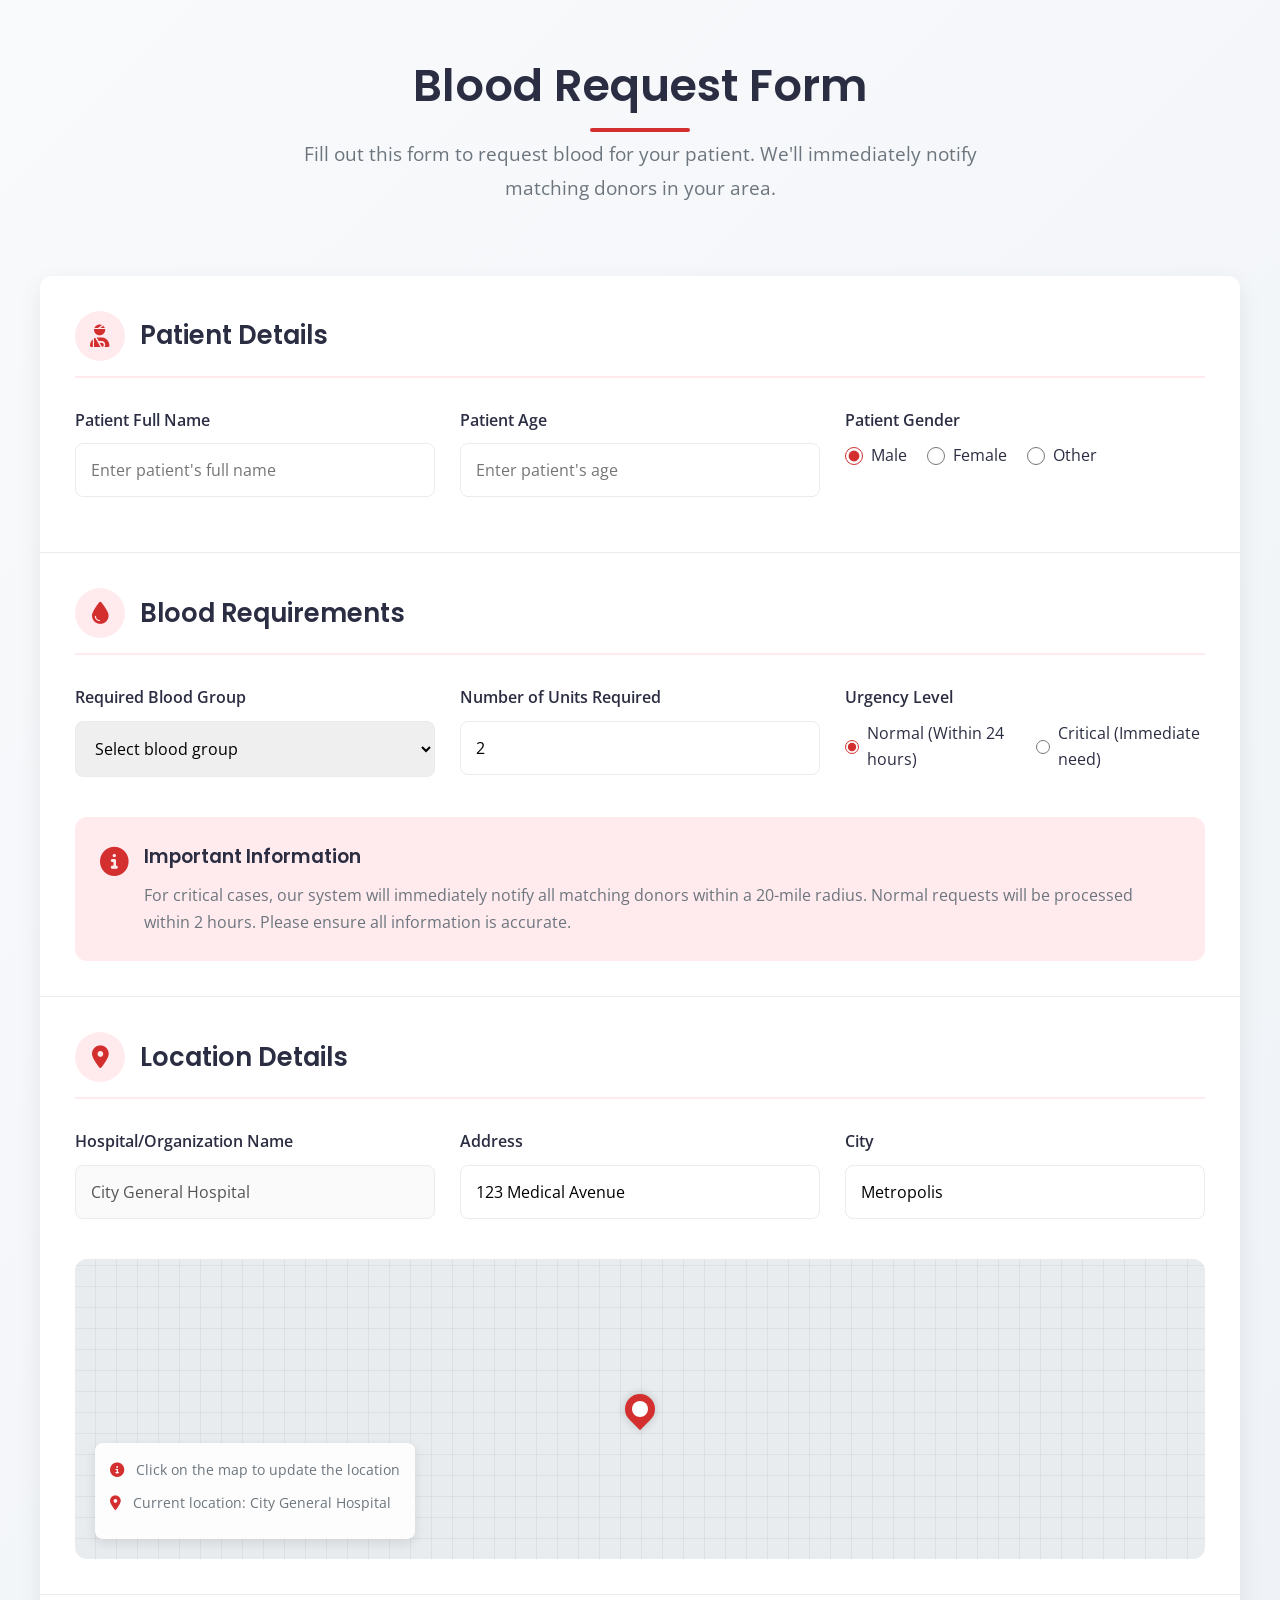
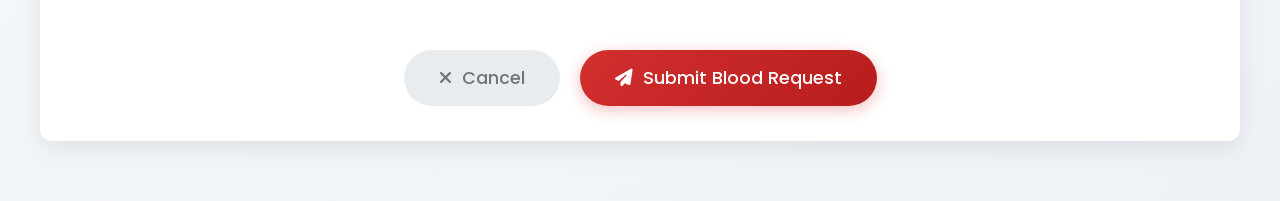
<file: templates/request_blood.html>
<!DOCTYPE html>
<html lang="en">
<head>
    <meta charset="UTF-8">
    <meta name="viewport" content="width=device-width, initial-scale=1.0">
    <title>BloodConnect | Request Blood</title>
    <link rel="stylesheet" href="https://cdnjs.cloudflare.com/ajax/libs/font-awesome/6.4.0/css/all.min.css">
    <link href="https://fonts.googleapis.com/css2?family=Poppins:wght@300;400;500;600;700&family=Open+Sans:wght@400;500;600&display=swap" rel="stylesheet">
    <style>
        :root {
            --primary: #d32f2f;
            --primary-dark: #b71c1c;
            --primary-light: #ffebee;
            --secondary: #4caf50;
            --accent: #ff9800;
            --dark: #2b2d42;
            --light: #f8f9fa;
            --gray: #6c757d;
            --light-gray: #e9ecef;
            --success: #4caf50;
            --warning: #ffc107;
            --danger: #f44336;
            --border-radius: 12px;
            --box-shadow: 0 8px 24px rgba(0, 0, 0, 0.08);
            --transition: all 0.3s ease;
        }

        * {
            margin: 0;
            padding: 0;
            box-sizing: border-box;
        }

        body {
            font-family: 'Open Sans', sans-serif;
            background: linear-gradient(135deg, #f9fafc 0%, #eef2f6 100%);
            color: var(--dark);
            line-height: 1.6;
            min-height: 100vh;
            padding: 20px;
        }

        .container {
            max-width: 1200px;
            margin: 0 auto;
        }

        .header {
            text-align: center;
            margin-bottom: 40px;
            padding: 30px 0;
        }

        .header h1 {
            font-family: 'Poppins', sans-serif;
            font-weight: 600;
            font-size: 2.8rem;
            margin-bottom: 15px;
            color: var(--dark);
            position: relative;
            display: inline-block;
        }

        .header h1::after {
            content: '';
            position: absolute;
            bottom: -10px;
            left: 50%;
            transform: translateX(-50%);
            width: 100px;
            height: 4px;
            background: var(--primary);
            border-radius: 2px;
        }

        .header p {
            color: var(--gray);
            font-size: 1.2rem;
            max-width: 700px;
            margin: 0 auto;
            line-height: 1.8;
        }

        .form-container {
            background: white;
            border-radius: var(--border-radius);
            box-shadow: var(--box-shadow);
            overflow: hidden;
            margin-bottom: 40px;
        }

        .form-section {
            padding: 35px;
            border-bottom: 1px solid var(--light-gray);
        }

        .form-section:last-child {
            border-bottom: none;
        }

        .section-title {
            display: flex;
            align-items: center;
            gap: 15px;
            margin-bottom: 30px;
            padding-bottom: 15px;
            border-bottom: 2px solid var(--primary-light);
        }

        .section-title i {
            background: var(--primary-light);
            width: 50px;
            height: 50px;
            border-radius: 50%;
            display: flex;
            align-items: center;
            justify-content: center;
            color: var(--primary);
            font-size: 1.4rem;
        }

        .section-title h2 {
            font-family: 'Poppins', sans-serif;
            font-weight: 600;
            font-size: 1.6rem;
            color: var(--dark);
        }

        .form-grid {
            display: grid;
            grid-template-columns: repeat(auto-fit, minmax(300px, 1fr));
            gap: 25px;
        }

        .form-group {
            margin-bottom: 20px;
        }

        .form-label {
            display: block;
            margin-bottom: 10px;
            font-weight: 600;
            color: var(--dark);
            font-size: 1rem;
        }

        .form-input, .form-select, .form-textarea {
            width: 100%;
            padding: 15px;
            border: 1px solid var(--light-gray);
            border-radius: 8px;
            font-family: 'Open Sans', sans-serif;
            font-size: 1rem;
            transition: var(--transition);
        }

        .form-input:focus, .form-select:focus, .form-textarea:focus {
            border-color: var(--primary);
            outline: none;
            box-shadow: 0 0 0 3px rgba(211, 47, 47, 0.1);
        }

        .radio-group {
            display: flex;
            gap: 20px;
            margin-top: 5px;
        }

        .radio-option {
            display: flex;
            align-items: center;
            gap: 8px;
        }

        .radio-option input[type="radio"] {
            width: 18px;
            height: 18px;
            accent-color: var(--primary);
        }

        .form-actions {
            display: flex;
            justify-content: center;
            gap: 20px;
            margin-top: 20px;
        }

        .btn {
            padding: 15px 35px;
            border-radius: 50px;
            font-family: 'Poppins', sans-serif;
            font-weight: 500;
            font-size: 1.1rem;
            cursor: pointer;
            transition: var(--transition);
            border: none;
            display: inline-flex;
            align-items: center;
            gap: 10px;
        }

        .btn-primary {
            background: linear-gradient(135deg, var(--primary), var(--primary-dark));
            color: white;
            box-shadow: 0 4px 15px rgba(211, 47, 47, 0.3);
        }

        .btn-primary:hover {
            background: linear-gradient(135deg, var(--primary-dark), #9e1616);
            transform: translateY(-3px);
            box-shadow: 0 6px 20px rgba(211, 47, 47, 0.4);
        }

        .btn-secondary {
            background: var(--light-gray);
            color: var(--gray);
        }

        .btn-secondary:hover {
            background: #dcdcdc;
        }

        .map-container {
            height: 300px;
            background: var(--light-gray);
            border-radius: var(--border-radius);
            margin-top: 20px;
            display: flex;
            align-items: center;
            justify-content: center;
            position: relative;
            overflow: hidden;
        }

        .map-container::before {
            content: '';
            position: absolute;
            width: 100%;
            height: 100%;
            background: repeating-linear-gradient(
                0deg,
                transparent,
                transparent 20px,
                rgba(0,0,0,0.05) 20px,
                rgba(0,0,0,0.05) 21px
            ),
            repeating-linear-gradient(
                90deg,
                transparent,
                transparent 20px,
                rgba(0,0,0,0.05) 20px,
                rgba(0,0,0,0.05) 21px
            );
        }

        .map-marker {
            position: absolute;
            width: 30px;
            height: 30px;
            background: var(--primary);
            border-radius: 50% 50% 50% 0;
            transform: rotate(-45deg);
            z-index: 2;
            box-shadow: 0 0 10px rgba(0,0,0,0.2);
        }

        .map-marker::after {
            content: '';
            position: absolute;
            width: 16px;
            height: 16px;
            background: white;
            border-radius: 50%;
            top: 7px;
            left: 7px;
        }

        .map-overlay {
            position: absolute;
            bottom: 20px;
            left: 20px;
            background: rgba(255, 255, 255, 0.9);
            padding: 15px;
            border-radius: 8px;
            box-shadow: 0 4px 12px rgba(0,0,0,0.1);
            z-index: 3;
            max-width: 400px;
        }

        .map-overlay p {
            font-size: 0.9rem;
            color: var(--gray);
            margin-bottom: 10px;
        }

        .map-overlay i {
            color: var(--primary);
            margin-right: 8px;
        }

        .info-card {
            background: var(--primary-light);
            border-radius: var(--border-radius);
            padding: 25px;
            margin-top: 20px;
            display: flex;
            gap: 15px;
            align-items: flex-start;
        }

        .info-card i {
            font-size: 1.8rem;
            color: var(--primary);
            margin-top: 5px;
        }

        .info-content h3 {
            font-family: 'Poppins', sans-serif;
            font-weight: 600;
            margin-bottom: 10px;
            color: var(--dark);
        }

        .info-content p {
            color: var(--gray);
            line-height: 1.7;
        }

        /* Modal Styles */
        .modal {
            display: none;
            position: fixed;
            top: 0;
            left: 0;
            width: 100%;
            height: 100%;
            background: rgba(0,0,0,0.7);
            z-index: 1000;
            align-items: center;
            justify-content: center;
            animation: fadeIn 0.3s ease;
        }

        .modal-content {
            background: white;
            border-radius: var(--border-radius);
            width: 90%;
            max-width: 500px;
            overflow: hidden;
            box-shadow: 0 20px 40px rgba(0,0,0,0.2);
            transform: translateY(0);
            animation: slideUp 0.4s ease;
        }

        .modal-header {
            background: var(--primary);
            padding: 25px;
            text-align: center;
            color: white;
        }

        .modal-header i {
            font-size: 3.5rem;
            margin-bottom: 15px;
            display: block;
        }

        .modal-header h2 {
            font-family: 'Poppins', sans-serif;
            font-weight: 600;
            font-size: 1.8rem;
        }

        .modal-body {
            padding: 30px;
            text-align: center;
        }

        .modal-body p {
            color: var(--gray);
            margin-bottom: 25px;
            font-size: 1.1rem;
            line-height: 1.7;
        }

        .modal-stats {
            display: flex;
            justify-content: center;
            gap: 20px;
            margin: 25px 0;
        }

        .stat-item {
            text-align: center;
            padding: 15px;
            border-radius: 10px;
            background: var(--light-gray);
            min-width: 120px;
        }

        .stat-value {
            font-size: 1.8rem;
            font-weight: 700;
            color: var(--primary);
            margin: 5px 0;
        }

        .stat-label {
            font-size: 0.9rem;
            color: var(--gray);
        }

        .modal-actions {
            display: flex;
            justify-content: center;
            gap: 15px;
            margin-top: 20px;
        }

        .btn-close {
            background: var(--light-gray);
            color: var(--gray);
        }

        .btn-close:hover {
            background: #dcdcdc;
        }

        /* Animations */
        @keyframes fadeIn {
            from { opacity: 0; }
            to { opacity: 1; }
        }

        @keyframes slideUp {
            from { transform: translateY(30px); opacity: 0; }
            to { transform: translateY(0); opacity: 1; }
        }

        /* Responsive Design */
        @media (max-width: 768px) {
            .form-grid {
                grid-template-columns: 1fr;
            }
            
            .form-actions {
                flex-direction: column;
                gap: 15px;
            }
            
            .btn {
                width: 100%;
                justify-content: center;
            }
            
            .header h1 {
                font-size: 2.2rem;
            }
            
            .modal-stats {
                flex-direction: column;
                align-items: center;
            }
        }
    </style>
</head>
<body>
    <div class="container">
        <div class="header">
            <h1>Blood Request Form</h1>
            <p>Fill out this form to request blood for your patient. We'll immediately notify matching donors in your area.</p>
        </div>
        
        <div class="form-container">
            <!-- Patient Details Section -->
            <div class="form-section">
                <div class="section-title">
                    <i class="fas fa-user-injured"></i>
                    <h2>Patient Details</h2>
                </div>
                
                <div class="form-grid">
                    <div class="form-group">
                        <label class="form-label">Patient Full Name</label>
                        <input type="text" class="form-input" placeholder="Enter patient's full name">
                    </div>
                    
                    <div class="form-group">
                        <label class="form-label">Patient Age</label>
                        <input type="number" class="form-input" placeholder="Enter patient's age" min="1" max="120">
                    </div>
                    
                    <div class="form-group">
                        <label class="form-label">Patient Gender</label>
                        <div class="radio-group">
                            <label class="radio-option">
                                <input type="radio" name="gender" value="male" checked>
                                Male
                            </label>
                            <label class="radio-option">
                                <input type="radio" name="gender" value="female">
                                Female
                            </label>
                            <label class="radio-option">
                                <input type="radio" name="gender" value="other">
                                Other
                            </label>
                        </div>
                    </div>
                </div>
            </div>
            
            <!-- Blood Requirements Section -->
            <div class="form-section">
                <div class="section-title">
                    <i class="fas fa-tint"></i>
                    <h2>Blood Requirements</h2>
                </div>
                
                <div class="form-grid">
                    <div class="form-group">
                        <label class="form-label">Required Blood Group</label>
                        <select class="form-select">
                            <option value="">Select blood group</option>
                            <option value="A+">A+</option>
                            <option value="A-">A-</option>
                            <option value="B+">B+</option>
                            <option value="B-">B-</option>
                            <option value="AB+">AB+</option>
                            <option value="AB-">AB-</option>
                            <option value="O+">O+</option>
                            <option value="O-">O-</option>
                        </select>
                    </div>
                    
                    <div class="form-group">
                        <label class="form-label">Number of Units Required</label>
                        <input type="number" class="form-input" placeholder="Enter number of units" min="1" max="20" value="2">
                    </div>
                    
                    <div class="form-group">
                        <label class="form-label">Urgency Level</label>
                        <div class="radio-group">
                            <label class="radio-option">
                                <input type="radio" name="urgency" value="normal" checked>
                                Normal (Within 24 hours)
                            </label>
                            <label class="radio-option">
                                <input type="radio" name="urgency" value="critical">
                                Critical (Immediate need)
                            </label>
                        </div>
                    </div>
                </div>
                
                <div class="info-card">
                    <i class="fas fa-info-circle"></i>
                    <div class="info-content">
                        <h3>Important Information</h3>
                        <p>For critical cases, our system will immediately notify all matching donors within a 20-mile radius. 
                        Normal requests will be processed within 2 hours. Please ensure all information is accurate.</p>
                    </div>
                </div>
            </div>
            
            <!-- Location Section -->
            <div class="form-section">
                <div class="section-title">
                    <i class="fas fa-map-marker-alt"></i>
                    <h2>Location Details</h2>
                </div>
                
                <div class="form-grid">
                    <div class="form-group">
                        <label class="form-label">Hospital/Organization Name</label>
                        <input type="text" class="form-input" value="City General Hospital" disabled>
                    </div>
                    
                    <div class="form-group">
                        <label class="form-label">Address</label>
                        <input type="text" class="form-input" value="123 Medical Avenue" placeholder="Enter your address">
                    </div>
                    
                    <div class="form-group">
                        <label class="form-label">City</label>
                        <input type="text" class="form-input" value="Metropolis" placeholder="Enter your city">
                    </div>
                </div>
                
                <div class="map-container">
                    <div class="map-marker"></div>
                    <div class="map-overlay">
                        <p><i class="fas fa-info-circle"></i> Click on the map to update the location</p>
                        <p><i class="fas fa-location-dot"></i> Current location: City General Hospital</p>
                    </div>
                </div>
            </div>
            
            <!-- Form Actions -->
            <div class="form-section">
                <div class="form-actions">
                    <button class="btn btn-secondary">
                        <i class="fas fa-times"></i> Cancel
                    </button>
                    <button class="btn btn-primary" id="submitRequest">
                        <i class="fas fa-paper-plane"></i> Submit Blood Request
                    </button>
                </div>
            </div>
        </div>
    </div>
    
    <!-- Confirmation Modal -->
    <div class="modal" id="confirmationModal">
        <div class="modal-content">
            <div class="modal-header">
                <i class="fas fa-check-circle"></i>
                <h2>Request Submitted Successfully!</h2>
            </div>
            <div class="modal-body">
                <p>Your blood request has been submitted. We've found matching donors and notified them immediately.</p>
                
                <div class="modal-stats">
                    <div class="stat-item">
                        <div class="stat-value">15</div>
                        <div class="stat-label">Matching Donors</div>
                    </div>
                    <div class="stat-item">
                        <div class="stat-value">8</div>
                        <div class="stat-label">Positive Responses</div>
                    </div>
                </div>
                
                <p>Donors will arrive at your location shortly. You'll receive notifications as donors confirm.</p>
                
                <div class="modal-actions">
                    <button class="btn btn-close" id="closeModal">
                        <i class="fas fa-times"></i> Close
                    </button>
                    <button class="btn btn-primary">
                        <i class="fas fa-download"></i> Download Request Summary
                    </button>
                </div>
            </div>
        </div>
    </div>

    <script>
        // Handle form submission
        document.getElementById('submitRequest').addEventListener('click', function() {
            // Simple validation
            const patientName = document.querySelector('input[type="text"]').value;
            const bloodGroup = document.querySelector('.form-select').value;
            
            if (!patientName || !bloodGroup) {
                alert('Please fill in all required fields');
                return;
            }
            
            // Show confirmation modal
            document.getElementById('confirmationModal').style.display = 'flex';
        });
        
        // Close modal
        document.getElementById('closeModal').addEventListener('click', function() {
            document.getElementById('confirmationModal').style.display = 'none';
        });
        
        // Close modal when clicking outside
        window.addEventListener('click', function(event) {
            const modal = document.getElementById('confirmationModal');
            if (event.target === modal) {
                modal.style.display = 'none';
            }
        });
        
        // Simulate map click
        document.querySelector('.map-container').addEventListener('click', function() {
            alert('Map location selector would open here. In a real implementation, this would integrate with a mapping service like Google Maps.');
        });
    </script>
</body>
</html>
</file>
